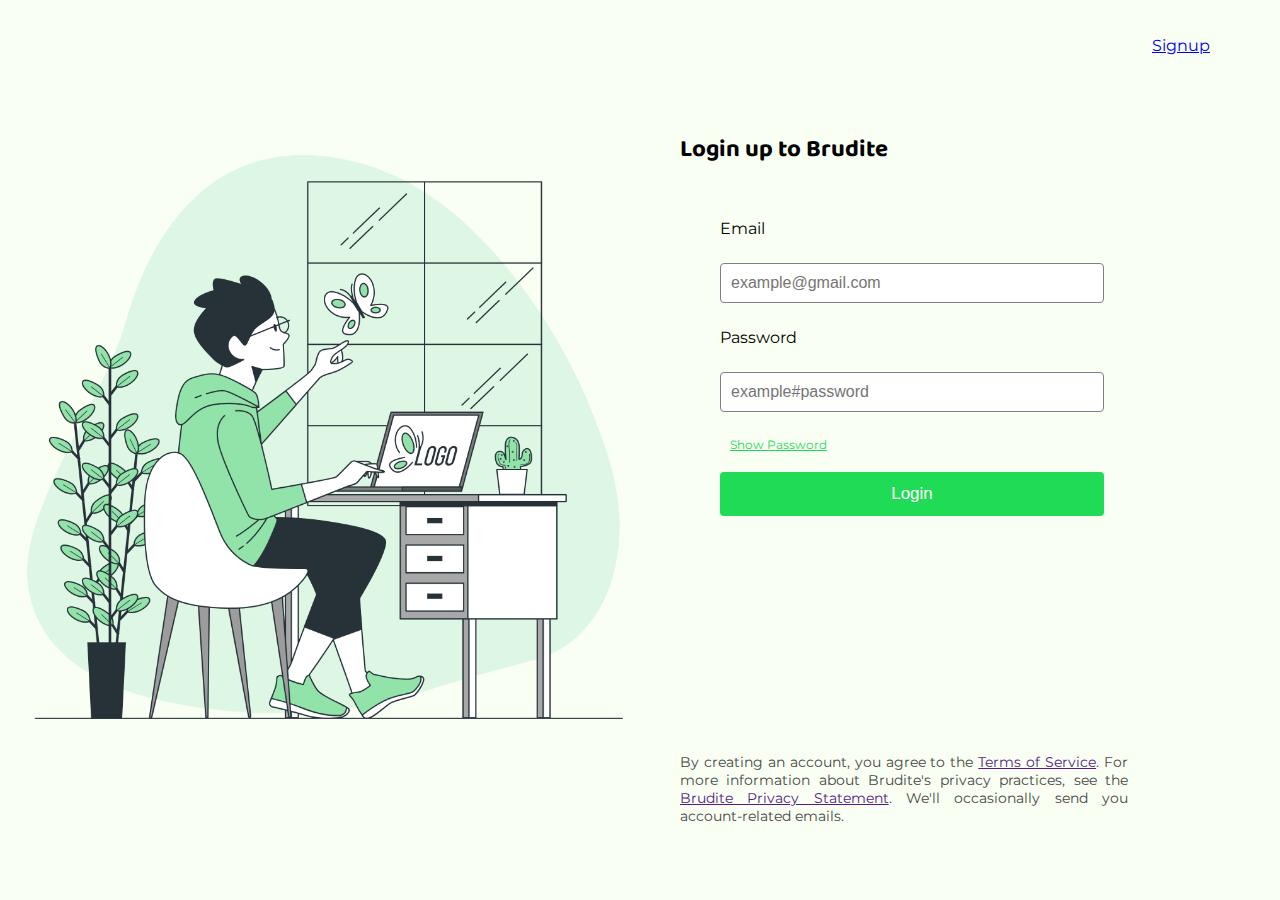
<file: Pages/Login.html>
<!DOCTYPE html>
<html lang="en">
  <head>
    <meta charset="UTF-8" />
    <meta name="viewport" content="width=device-width, initial-scale=1.0" />
    <title>Signin - page</title>
    <link rel="stylesheet" href="../CSS/style.css" />
  </head>
  <body>
    <div class="login-container">
      <div class="left-box-container">
        <img src="../Images/login-2.png" alt="" class="left-box-image" />
      </div>
      <div class="right-box-container">
        <div class="signup-page">
          <a href="./Signup.html">Signup</a>
        </div>
        <div class="login-form-container">
          <div class="login-title">
            <h2>Login up to Brudite</h2>
          </div>
          <div class="login-form">
            <form class="login-form-tag" action="">
              <label for="" name="email">Email</label>
              <div class="email-container input-field">
                <input type="email" placeholder="example@gmail.com" required />
              </div>
              <label for="" name="password">Password</label>
              <div class="password-container input-field">
                <input
                  id="password"
                  type="password"
                  placeholder="example#password"
                  required
                />
              </div>

              <div class="show-and-hide" id="show-and-hide">Show Password</div>

              <button type="submit" class="form-submit-btn">Login</button>
            </form>
          </div>
          <p class="terms-of-service">
            By creating an account, you agree to the
            <a href="">Terms of Service</a>. For more information about
            Brudite's privacy practices, see the
            <a href="">Brudite Privacy Statement</a>. We'll occasionally send
            you account-related emails.
          </p>
        </div>
      </div>
    </div>
    <script src="../JavaScript/script.js"></script>
  </body>
</html>
</file>
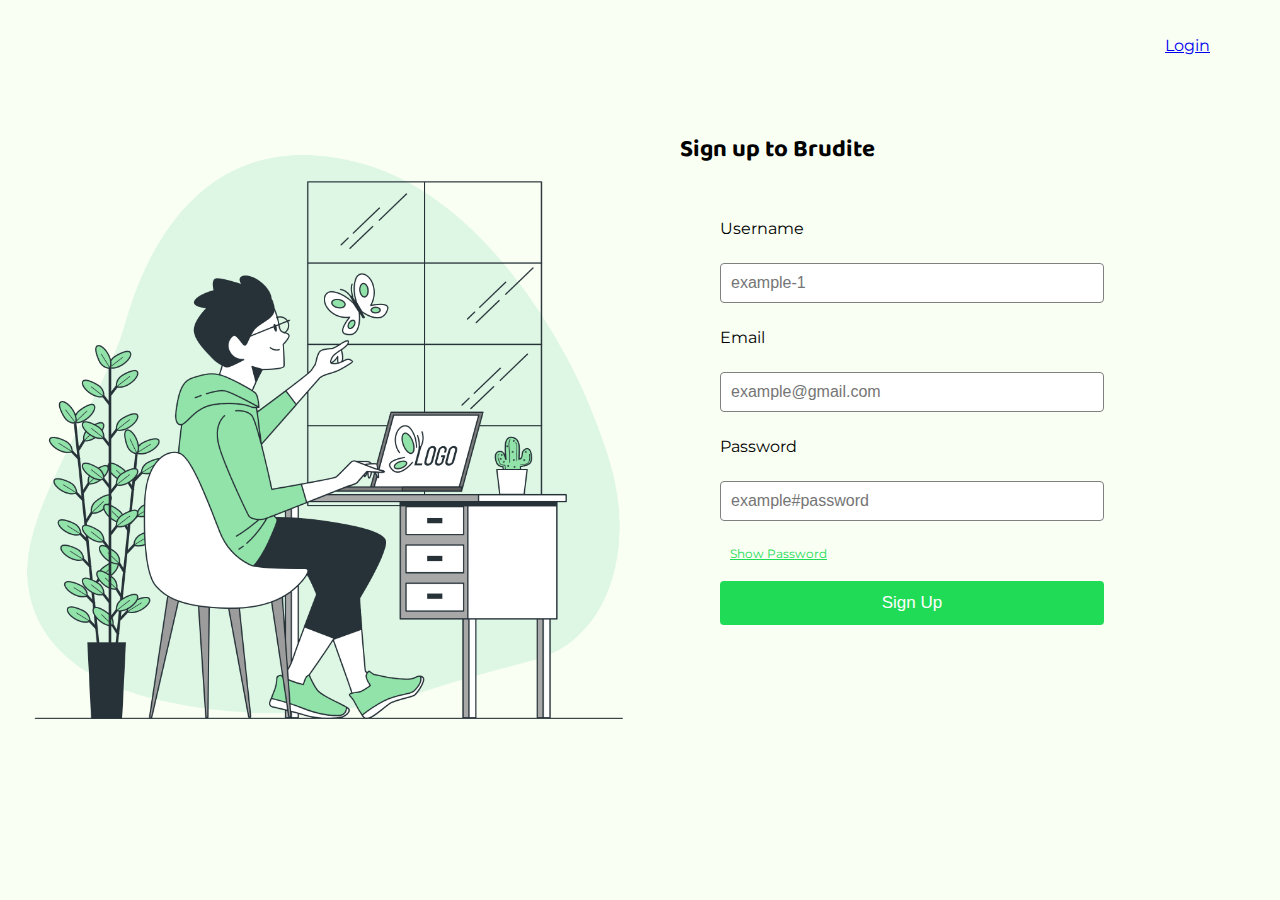
<file: Pages/Signup.html>
<!DOCTYPE html>
<html lang="en">
  <head>
    <meta charset="UTF-8" />
    <meta name="viewport" content="width=device-width, initial-scale=1.0" />
    <title>Signin - page</title>
    <link rel="stylesheet" href="../CSS/style.css" />
  </head>
  <body>
    <div class="login-container">
      <div class="left-box-container">
        <img src="../Images/login-2.png" alt="" class="left-box-image" />
      </div>
      <div class="right-box-container">
        <div class="signup-page">
          <a href="/Pages/Login.html">Login</a>
        </div>
        <div class="login-form-container">
          <div class="login-title">
            <h2>Sign up to Brudite</h2>
          </div>
          <div class="login-form">
            <form class="login-form-tag" action="">
              <label for="" name="name">Username</label>
              <div class="username-container input-field">
                <input type="text" placeholder="example-1" required />
              </div>
              <label for="" name="email">Email</label>
              <div class="email-container input-field">
                <input type="email" placeholder="example@gmail.com" required />
              </div>
              <label for="" name="password">Password</label>
              <div class="password-container input-field">
                <input
                  id="password"
                  type="password"
                  placeholder="example#password"
                  required
                />
              </div>

              <div class="show-and-hide" id="show-and-hide">Show Password</div>

              <button type="submit" class="form-submit-btn">Sign Up</button>
            </form>
          </div>
        </div>
      </div>
    </div>
    <script src="../JavaScript/script.js"></script>
  </body>
</html>
</file>
<file: CSS/style.css>
@import url("https://fonts.googleapis.com/css2?family=Baloo+2:wght@400..800&family=Montserrat:ital,wght@0,100..900;1,100..900&display=swap");

* {
  margin: 0;
  padding: 0;
  box-sizing: border-box;
}

html,
body {
  height: 100%;
  width: 100%;
  background: #f9fff3fa;
}

body {
  display: flex;
  justify-content: center;
  align-items: center;
  font-family: "Montserrat", sans-serif;
}

.login-container {
  height: 100%;
  width: 100%;
  border-radius: 1rem;
  display: flex;
}

.left-box-container {
  height: 100%;
  width: 50%;
  border-radius: 1rem 0 0 1rem;
  display: flex;
  justify-content: center;
  align-items: center;
}

.left-box-image {
  height: 70%;
  width: auto;
}

.right-box-container {
  height: 100%;
  width: 50%;
}

.signup-page {
  height: 10%;
  width: 100%;
  display: flex;
  justify-content: end;
  align-items: center;
  padding-right: 70px;
}

.login-form-container {
  height: 90%;
  width: 100%;
  padding: 40px;
}

.login-title {
  font-family: "Baloo 2", sans-serif;
}

.login-form {
  height: 80%;
  width: 100%;
  padding: 50px 40px;
}

.input-field input {
  margin: 25px 0;
  padding: 10px 10px;
  font-size: 16px;
  border-radius: 4px;
  outline: none;
  border: 1px solid gray;
  width: 80%;
}

.show-and-hide {
  text-decoration: underline;
  color: #20db55;
  cursor: pointer;
  font-size: 12px;
  padding-left: 10px;
}

.form-submit-btn {
  padding: 12px 10px;
  font-size: 17px;
  border-radius: 4px;
  width: 80%;
  margin: 20px 0;
  background: #20db55;
  color: white;
  border: none;
  cursor: pointer;
}

.terms-of-service {
  font-size: 14px;
  width: 80%;
  height: 10%;
  text-align: justify;
  color: rgb(72, 72, 72);
}
</file>
